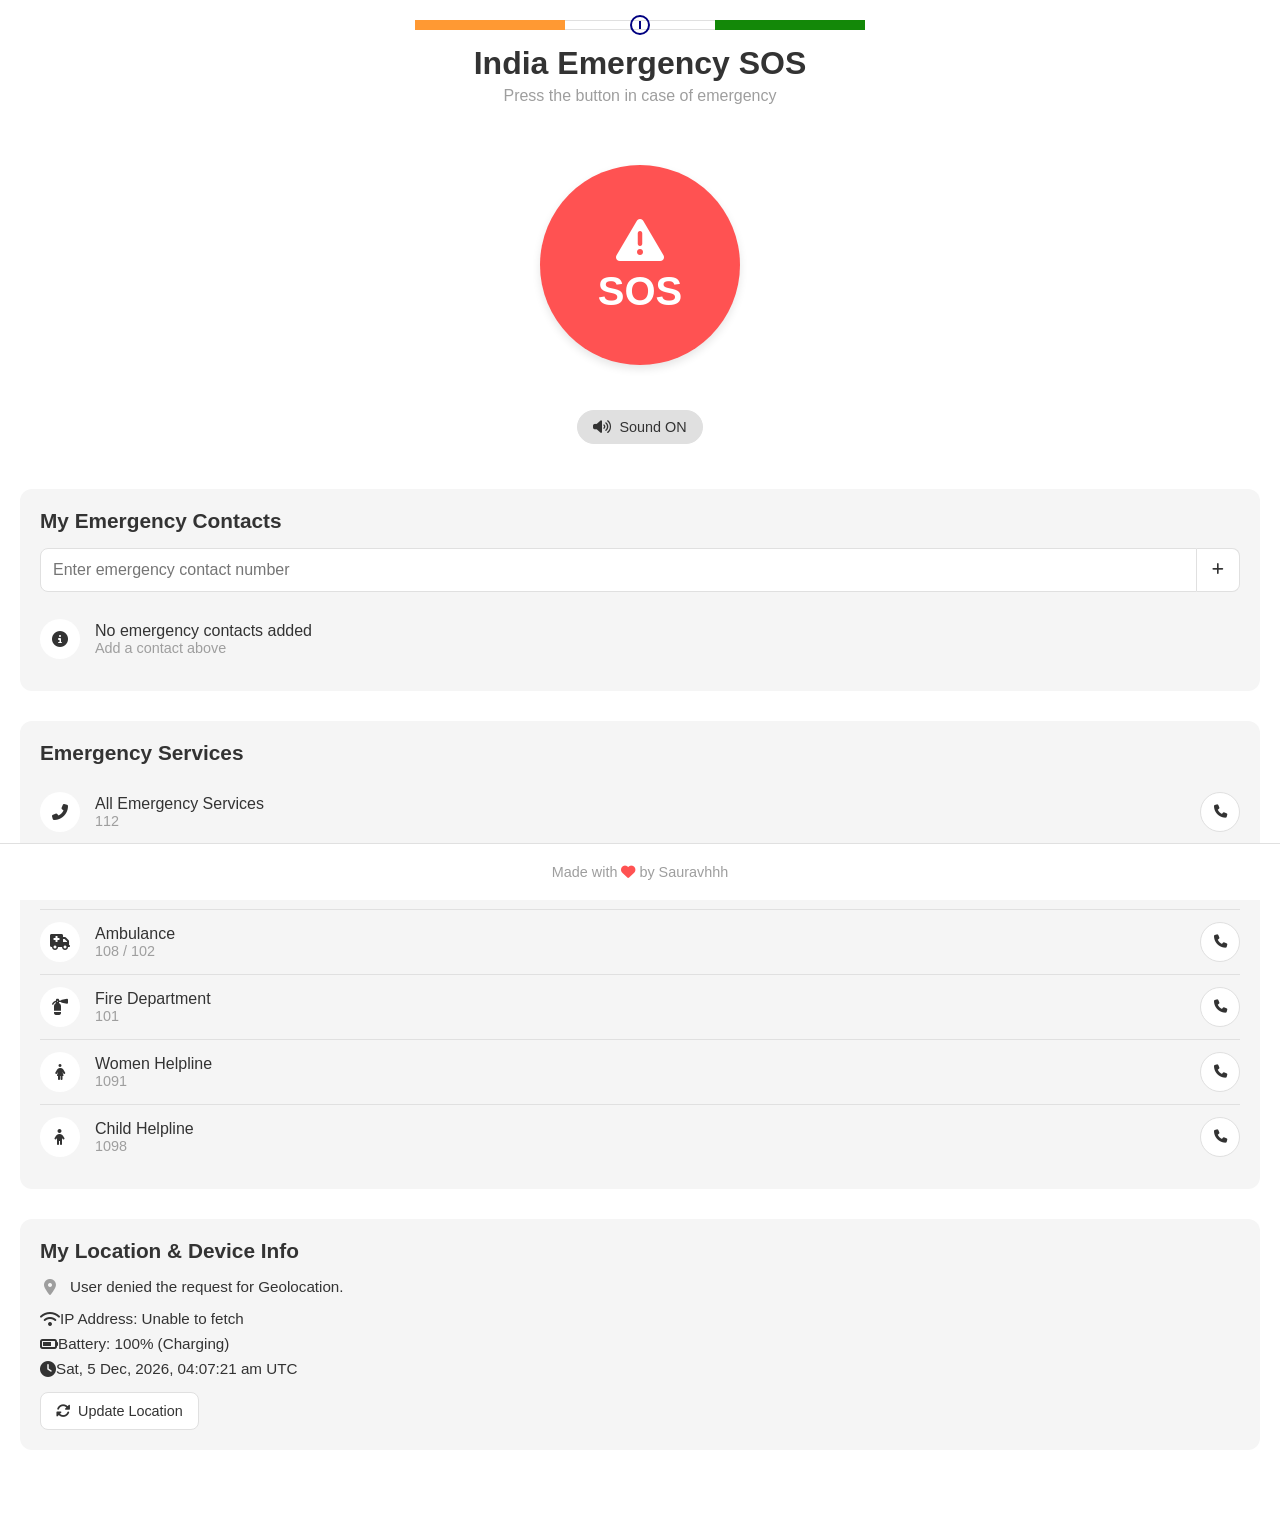
<file: index.html>
<!DOCTYPE html>
<html lang="en">
<head>
    <meta charset="UTF-8">
    <meta name="viewport" content="width=device-width, initial-scale=1.0">
    <title>India Emergency SOS Tool</title>
    <link rel="stylesheet" href="https://cdnjs.cloudflare.com/ajax/libs/font-awesome/6.4.0/css/all.min.css">
    <link rel="stylesheet" href="styles.css">
</head>
<body>
    <div class="header">
        <div class="india-flag">
            <div class="flag-stripe flag-orange"></div>
            <div class="flag-stripe flag-white">
                <div class="ashoka-chakra"></div>
            </div>
            <div class="flag-stripe flag-green"></div>
        </div>
        <h1>India Emergency SOS</h1>
        <p>Press the button in case of emergency</p>
    </div>

    <div class="sos-container">
        <button class="sos-button" id="sosButton">
            <i class="fas fa-exclamation-triangle"></i>
            SOS
        </button>
    </div>

    <div class="sound-control">
        <div class="sound-toggle active" id="soundToggle">
            <i class="fas fa-volume-up"></i>
            Sound ON
        </div>
    </div>

    <div class="status-message" id="statusMessage">
        Alert sent to emergency contacts
    </div>

    <div class="family-contact-section">
        <h2>My Emergency Contacts</h2>
        <div class="contact-input-group">
            <input type="tel" class="contact-input" id="familyContactInput" placeholder="Enter emergency contact number">
            <button class="add-contact-button" id="addContactBtn">
                <i class="fas fa-plus"></i>
            </button>
        </div>
        <ul class="contact-list" id="familyContactList">
            <!-- Family contacts will be added here dynamically -->
        </ul>
    </div>

    <div class="emergency-contacts">
        <h2>Emergency Services</h2>
        <ul class="contact-list">
            <li class="contact-item">
                <div class="contact-info">
                    <div class="contact-icon">
                        <i class="fas fa-phone-alt"></i>
                    </div>
                    <div>
                        <div class="contact-name">All Emergency Services</div>
                        <div class="contact-number">112</div>
                    </div>
                </div>
                <button class="call-button" onclick="makeCall('112')">
                    <i class="fas fa-phone"></i>
                </button>
            </li>
            <li class="contact-item">
                <div class="contact-info">
                    <div class="contact-icon">
                        <i class="fas fa-user-shield"></i>
                    </div>
                    <div>
                        <div class="contact-name">Police</div>
                        <div class="contact-number">100</div>
                    </div>
                </div>
                <button class="call-button" onclick="makeCall('100')">
                    <i class="fas fa-phone"></i>
                </button>
            </li>
            <li class="contact-item">
                <div class="contact-info">
                    <div class="contact-icon">
                        <i class="fas fa-ambulance"></i>
                    </div>
                    <div>
                        <div class="contact-name">Ambulance</div>
                        <div class="contact-number">108 / 102</div>
                    </div>
                </div>
                <button class="call-button" onclick="makeCall('108')">
                    <i class="fas fa-phone"></i>
                </button>
            </li>
            <li class="contact-item">
                <div class="contact-info">
                    <div class="contact-icon">
                        <i class="fas fa-fire-extinguisher"></i>
                    </div>
                    <div>
                        <div class="contact-name">Fire Department</div>
                        <div class="contact-number">101</div>
                    </div>
                </div>
                <button class="call-button" onclick="makeCall('101')">
                    <i class="fas fa-phone"></i>
                </button>
            </li>
            <li class="contact-item">
                <div class="contact-info">
                    <div class="contact-icon">
                        <i class="fas fa-female"></i>
                    </div>
                    <div>
                        <div class="contact-name">Women Helpline</div>
                        <div class="contact-number">1091</div>
                    </div>
                </div>
                <button class="call-button" onclick="makeCall('1091')">
                    <i class="fas fa-phone"></i>
                </button>
            </li>
            <li class="contact-item">
                <div class="contact-info">
                    <div class="contact-icon">
                        <i class="fas fa-child"></i>
                    </div>
                    <div>
                        <div class="contact-name">Child Helpline</div>
                        <div class="contact-number">1098</div>
                    </div>
                </div>
                <button class="call-button" onclick="makeCall('1098')">
                    <i class="fas fa-phone"></i>
                </button>
            </li>
        </ul>
    </div>

    <div class="location-info">
        <h2>My Location & Device Info</h2>
        <div class="location-details">
            <i class="fas fa-map-marker-alt"></i>
            <div class="location-text" id="locationText">Getting your location...</div>
        </div>
        <div class="device-info">
            <div class="device-info-item">
                <i class="fas fa-wifi"></i>
                <div class="location-text" id="ipText">Getting IP address...</div>
            </div>
            <div class="device-info-item">
                <i class="fas fa-battery-three-quarters"></i>
                <div class="location-text" id="batteryText">Getting battery status...</div>
            </div>
            <div class="device-info-item">
                <i class="fas fa-clock"></i>
                <div class="location-text" id="timeText"></div>
            </div>
        </div>
        <button class="update-location-btn" id="updateLocationBtn">
            <i class="fas fa-sync-alt"></i>
            Update Location
        </button>
    </div>

    <div class="footer">
        <p>Made with <i class="fas fa-heart"></i> by Sauravhhh</p>
    </div>

    <script src="script.js"></script>
</body>
  </html>
</file>
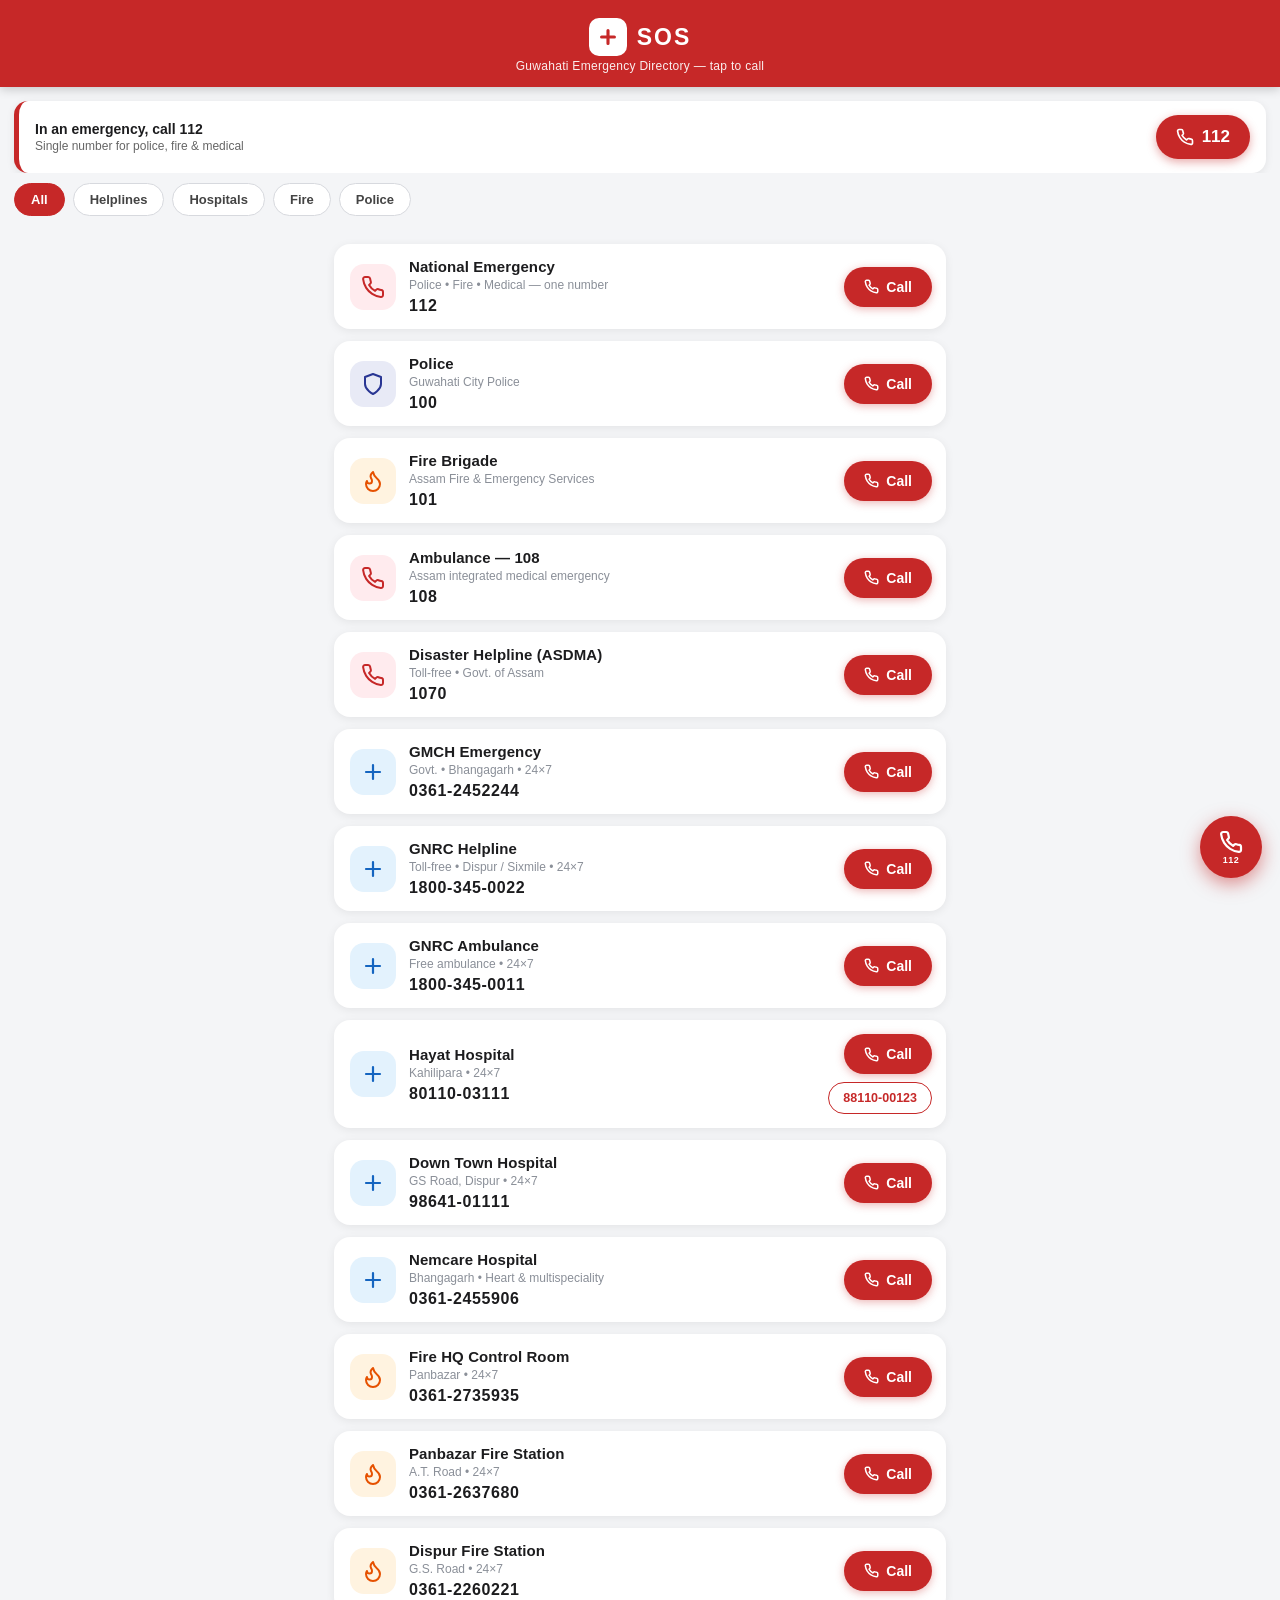
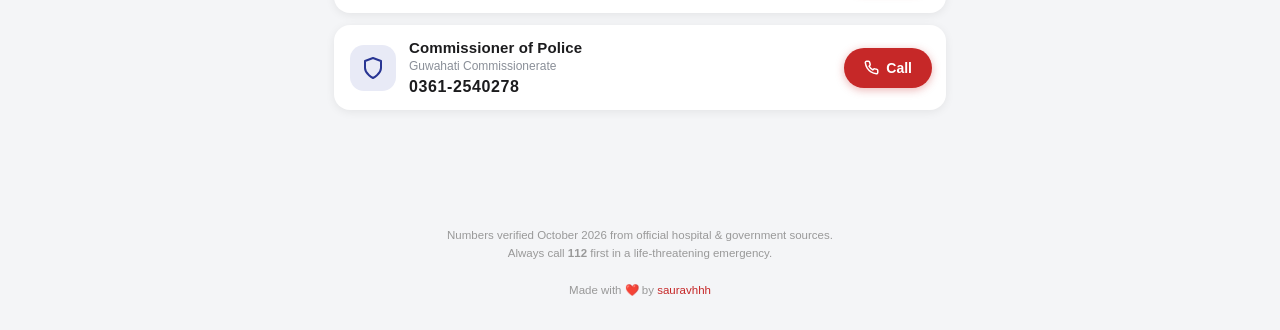
<file: docs/index.html>
<!DOCTYPE html>
<html lang="en">
<head>
<meta charset="UTF-8">
<meta name="viewport" content="width=device-width, initial-scale=1.0, viewport-fit=cover">
<title>SOS — Guwahati Emergency Numbers</title>
<meta name="description" content="Emergency helplines, hospitals, fire and police contacts for Guwahati. Tap to call.">
<meta name="theme-color" content="#c62828">
<link rel="manifest" href="manifest.json">
<link rel="icon" href="icon-192.png" type="image/png">
<link rel="apple-touch-icon" href="icon-192.png">
<style>
  *{margin:0;padding:0;box-sizing:border-box;-webkit-tap-highlight-color:transparent}
  body{font-family:-apple-system,BlinkMacSystemFont,"Segoe UI",Roboto,sans-serif;
    background:#f4f5f7; color:#1c1c1e; min-height:100vh; min-height:100dvh;}
  header{background:#c62828; color:#fff; padding:18px 16px 14px; text-align:center;
    position:sticky; top:0; z-index:10; box-shadow:0 2px 10px rgba(0,0,0,.2);}
  header .sos{display:inline-flex; align-items:center; gap:10px;}
  header .badge{width:38px; height:38px; border-radius:10px; background:#fff;
    display:flex; align-items:center; justify-content:center;}
  header h1{font-size:23px; font-weight:800; letter-spacing:2px;}
  header p{font-size:12px; opacity:.92; margin-top:3px; letter-spacing:.3px;}
  .banner{margin:14px 14px 0; background:#fff; border-radius:14px; padding:14px 16px;
    display:flex; align-items:center; justify-content:space-between; gap:12px;
    box-shadow:0 2px 8px rgba(0,0,0,.08); border-left:5px solid #c62828;}
  .banner .t{font-size:14px; font-weight:700;}
  .banner .s{font-size:12px; color:#666; margin-top:2px;}
  .call-big{display:inline-flex; align-items:center; gap:8px; background:#c62828; color:#fff;
    text-decoration:none; font-weight:800; font-size:17px; padding:12px 20px; border-radius:999px;
    box-shadow:0 3px 10px rgba(198,40,40,.4); white-space:nowrap;}
  .call-big:active{transform:scale(.96);}
  .chips{position:sticky; top:100px; z-index:9; background:#f4f5f7; padding:10px 14px;
    display:flex; gap:8px; overflow-x:auto; -webkit-overflow-scrolling:touch; scrollbar-width:none;}
  .chips::-webkit-scrollbar{display:none;}
  .chip{flex:0 0 auto; border:1.5px solid #d7d9de; background:#fff; color:#444;
    font-size:13px; font-weight:600; padding:8px 16px; border-radius:999px; cursor:pointer;}
  .chip.on{background:#c62828; border-color:#c62828; color:#fff;}
  main{padding:6px 14px 110px; max-width:640px; margin:0 auto;}
  .card{background:#fff; border-radius:16px; padding:14px 14px 14px 16px; margin-top:12px;
    box-shadow:0 2px 10px rgba(0,0,0,.07); display:flex; align-items:center; gap:13px;}
  .card .ic{flex:0 0 46px; width:46px; height:46px; border-radius:14px;
    display:flex; align-items:center; justify-content:center;}
  .ic.helpline{background:#ffebee; color:#c62828;}
  .ic.hospital{background:#e3f2fd; color:#1565c0;}
  .ic.fire{background:#fff3e0; color:#e65100;}
  .ic.police{background:#e8eaf6; color:#283593;}
  .card .info{flex:1; min-width:0;}
  .card .name{font-size:15px; font-weight:700; letter-spacing:.1px;}
  .card .sub{font-size:12px; color:#8a8f98; margin-top:3px;}
  .card .num{font-size:16px; font-weight:800; color:#1c1c1e; margin-top:5px;
    font-variant-numeric:tabular-nums; letter-spacing:.6px;}
  .call{display:inline-flex; align-items:center; justify-content:center; gap:7px;
    background:#c62828; color:#fff; text-decoration:none; font-weight:700; font-size:14px;
    padding:12px 20px; border-radius:999px; white-space:nowrap;
    box-shadow:0 2px 8px rgba(198,40,40,.35);}
  .call:active{transform:scale(.95);}
  .call.ghost{background:#fff; color:#c62828; border:1.5px solid #c62828; box-shadow:none;
    padding:8px 14px; margin-top:8px; font-size:12.5px;}
  .btns{display:flex; flex-direction:column; align-items:flex-end;}
  .fab{position:fixed; right:18px; bottom:22px; z-index:20; width:62px; height:62px;
    border-radius:50%; background:#c62828; color:#fff; display:flex; flex-direction:column;
    align-items:center; justify-content:center; text-decoration:none;
    box-shadow:0 6px 18px rgba(198,40,40,.5);}
  .fab:active{transform:scale(.93);}
  .fab span{font-size:9px; font-weight:800; letter-spacing:.5px; margin-top:1px;}
  .empty{text-align:center; color:#888; padding:40px 0; font-size:14px; display:none;}
  footer{text-align:center; font-size:11.5px; color:#999; padding:6px 20px 30px; line-height:1.6;}
  footer a{color:#c62828; text-decoration:none;}
</style>
</head>
<body>
<header>
  <div class="sos"><span class="badge">
    <svg width="22" height="22" viewBox="0 0 24 24" fill="none" stroke="#c62828" stroke-width="3.4" stroke-linecap="round"><path d="M12 5v14M5 12h14"/></svg>
  </span><h1>SOS</h1></div>
  <p>Guwahati Emergency Directory — tap to call</p>
</header>

<div class="banner">
  <div><div class="t">In an emergency, call 112</div>
  <div class="s">Single number for police, fire &amp; medical</div></div>
  <a class="call-big" href="tel:112">
    <svg width="18" height="18" viewBox="0 0 24 24" fill="none" stroke="#fff" stroke-width="2.2" stroke-linecap="round" stroke-linejoin="round"><path d="M22 16.92v3a2 2 0 0 1-2.18 2 19.79 19.79 0 0 1-8.63-3.07 19.5 19.5 0 0 1-6-6 19.79 19.79 0 0 1-3.07-8.67A2 2 0 0 1 4.11 2h3a2 2 0 0 1 2 1.72c.13.96.36 1.9.7 2.81a2 2 0 0 1-.45 2.11L8.09 9.91a16 16 0 0 0 6 6l1.27-1.27a2 2 0 0 1 2.11-.45c.91.34 1.85.57 2.81.7A2 2 0 0 1 22 16.92z"/></svg>
    112</a>
</div>

<div class="chips" id="chips"></div>
<main id="list"></main>
<div class="empty" id="empty">No contacts in this category.</div>

<a class="fab" href="tel:112" aria-label="Call 112">
  <svg width="24" height="24" viewBox="0 0 24 24" fill="none" stroke="#fff" stroke-width="2.2" stroke-linecap="round" stroke-linejoin="round"><path d="M22 16.92v3a2 2 0 0 1-2.18 2 19.79 19.79 0 0 1-8.63-3.07 19.5 19.5 0 0 1-6-6 19.79 19.79 0 0 1-3.07-8.67A2 2 0 0 1 4.11 2h3a2 2 0 0 1 2 1.72c.13.96.36 1.9.7 2.81a2 2 0 0 1-.45 2.11L8.09 9.91a16 16 0 0 0 6 6l1.27-1.27a2 2 0 0 1 2.11-.45c.91.34 1.85.57 2.81.7A2 2 0 0 1 22 16.92z"/></svg>
  <span>112</span>
</a>

<footer>
  Numbers verified October 2026 from official hospital &amp; government sources.<br>
  Always call <b>112</b> first in a life-threatening emergency.<br><br>
  Made with ❤️ by <a href="https://github.com/sauravhhh">sauravhhh</a>
</footer>

<script>
(function(){
  "use strict";
  var IC = {
    helpline: '<svg width="24" height="24" viewBox="0 0 24 24" fill="none" stroke="currentColor" stroke-width="2" stroke-linecap="round" stroke-linejoin="round"><path d="M22 16.92v3a2 2 0 0 1-2.18 2 19.79 19.79 0 0 1-8.63-3.07 19.5 19.5 0 0 1-6-6 19.79 19.79 0 0 1-3.07-8.67A2 2 0 0 1 4.11 2h3a2 2 0 0 1 2 1.72c.13.96.36 1.9.7 2.81a2 2 0 0 1-.45 2.11L8.09 9.91a16 16 0 0 0 6 6l1.27-1.27a2 2 0 0 1 2.11-.45c.91.34 1.85.57 2.81.7A2 2 0 0 1 22 16.92z"/></svg>',
    hospital: '<svg width="24" height="24" viewBox="0 0 24 24" fill="none" stroke="currentColor" stroke-width="2.2" stroke-linecap="round"><path d="M12 5v14M5 12h14"/></svg>',
    fire: '<svg width="24" height="24" viewBox="0 0 24 24" fill="none" stroke="currentColor" stroke-width="2" stroke-linecap="round" stroke-linejoin="round"><path d="M8.5 14.5A2.5 2.5 0 0 0 11 12c0-1.38-.5-2-1-3-1.072-2.143-.224-4.054 2-6 .5 2.5 2 4.9 4 6.5 2 1.6 3 3.5 3 5.5a7 7 0 1 1-14 0c0-1.153.433-2.294 1-3a2.5 2.5 0 0 0 2.5 2.5z"/></svg>',
    police: '<svg width="24" height="24" viewBox="0 0 24 24" fill="none" stroke="currentColor" stroke-width="2" stroke-linecap="round" stroke-linejoin="round"><path d="M12 22s8-4 8-10V5l-8-3-8 3v7c0 6 8 10 8 10z"/></svg>'
  };
  var PHONE = '<svg width="15" height="15" viewBox="0 0 24 24" fill="none" stroke="#fff" stroke-width="2.4" stroke-linecap="round" stroke-linejoin="round"><path d="M22 16.92v3a2 2 0 0 1-2.18 2 19.79 19.79 0 0 1-8.63-3.07 19.5 19.5 0 0 1-6-6 19.79 19.79 0 0 1-3.07-8.67A2 2 0 0 1 4.11 2h3a2 2 0 0 1 2 1.72c.13.96.36 1.9.7 2.81a2 2 0 0 1-.45 2.11L8.09 9.91a16 16 0 0 0 6 6l1.27-1.27a2 2 0 0 1 2.11-.45c.91.34 1.85.57 2.81.7A2 2 0 0 1 22 16.92z"/></svg>';
  var DATA = [
    {cat:"helpline", name:"National Emergency", sub:"Police • Fire • Medical — one number", num:"112"},
    {cat:"police", name:"Police", sub:"Guwahati City Police", num:"100"},
    {cat:"fire", name:"Fire Brigade", sub:"Assam Fire & Emergency Services", num:"101"},
    {cat:"helpline", name:"Ambulance — 108", sub:"Assam integrated medical emergency", num:"108"},
    {cat:"helpline", name:"Disaster Helpline (ASDMA)", sub:"Toll-free • Govt. of Assam", num:"1070"},
    {cat:"hospital", name:"GMCH Emergency", sub:"Govt. • Bhangagarh • 24×7", num:"0361-2452244"},
    {cat:"hospital", name:"GNRC Helpline", sub:"Toll-free • Dispur / Sixmile • 24×7", num:"1800-345-0022"},
    {cat:"hospital", name:"GNRC Ambulance", sub:"Free ambulance • 24×7", num:"1800-345-0011"},
    {cat:"hospital", name:"Hayat Hospital", sub:"Kahilipara • 24×7", num:"80110-03111", num2:"88110-00123"},
    {cat:"hospital", name:"Down Town Hospital", sub:"GS Road, Dispur • 24×7", num:"98641-01111"},
    {cat:"hospital", name:"Nemcare Hospital", sub:"Bhangagarh • Heart & multispeciality", num:"0361-2455906"},
    {cat:"fire", name:"Fire HQ Control Room", sub:"Panbazar • 24×7", num:"0361-2735935"},
    {cat:"fire", name:"Panbazar Fire Station", sub:"A.T. Road • 24×7", num:"0361-2637680"},
    {cat:"fire", name:"Dispur Fire Station", sub:"G.S. Road • 24×7", num:"0361-2260221"},
    {cat:"police", name:"Commissioner of Police", sub:"Guwahati Commissionerate", num:"0361-2540278"}
  ];
  var CATS = [["all","All"],["helpline","Helplines"],["hospital","Hospitals"],["fire","Fire"],["police","Police"]];
  var cur = "all";
  var chipsEl = document.getElementById('chips'),
      listEl = document.getElementById('list'),
      emptyEl = document.getElementById('empty');

  function telHref(n){ return "tel:" + n.replace(/[^0-9]/g, ""); }

  function render(){
    chipsEl.innerHTML = "";
    CATS.forEach(function(c){
      var b = document.createElement("button");
      b.className = "chip" + (cur === c[0] ? " on" : "");
      b.textContent = c[1];
      b.onclick = function(){ cur = c[0]; render(); };
      chipsEl.appendChild(b);
    });
    listEl.innerHTML = "";
    var n = 0;
    DATA.forEach(function(d){
      if (cur !== "all" && d.cat !== cur) return;
      n++;
      var card = document.createElement("div");
      card.className = "card";
      var btns = '<a class="call" href="' + telHref(d.num) + '">' + PHONE + 'Call</a>';
      if (d.num2) btns += '<a class="call ghost" href="' + telHref(d.num2) + '">' + d.num2 + '</a>';
      card.innerHTML =
        '<div class="ic ' + d.cat + '">' + IC[d.cat] + '</div>' +
        '<div class="info"><div class="name">' + d.name + '</div>' +
        '<div class="sub">' + d.sub + '</div>' +
        '<div class="num">' + d.num + '</div></div>' +
        '<div class="btns">' + btns + '</div>';
      listEl.appendChild(card);
    });
    emptyEl.style.display = n ? "none" : "block";
  }
  render();

  if ('serviceWorker' in navigator){
    window.addEventListener('load', function(){
      navigator.serviceWorker.register('sw.js').catch(function(){});
    });
  }
})();
</script>
</body>
</html>
</file>
<file: styles.css>
:root {
    --primary-white: #ffffff;
    --light-gray: #f5f5f5;
    --medium-gray: #e0e0e0;
    --dark-gray: #9e9e9e;
    --text-color: #333333;
    --accent-color: #ff5252;
    --success-color: #4caf50;
    --india-orange: #FF9933;
    --india-green: #138808;
}

* {
    margin: 0;
    padding: 0;
    box-sizing: border-box;
    font-family: 'Segoe UI', Tahoma, Geneva, Verdana, sans-serif;
}

body {
    background-color: var(--primary-white);
    color: var(--text-color);
    min-height: 100vh;
    display: flex;
    flex-direction: column;
    padding: 20px;
    padding-bottom: 80px;
}

.header {
    text-align: center;
    margin-bottom: 30px;
}

.india-flag {
    display: flex;
    justify-content: center;
    margin-bottom: 15px;
}

.flag-stripe {
    width: 150px;
    height: 10px;
}

.flag-orange {
    background-color: var(--india-orange);
}

.flag-white {
    background-color: var(--primary-white);
    border-top: 1px solid var(--medium-gray);
    border-bottom: 1px solid var(--medium-gray);
    position: relative;
}

.flag-green {
    background-color: var(--india-green);
}

.ashoka-chakra {
    position: absolute;
    top: 50%;
    left: 50%;
    transform: translate(-50%, -50%);
    width: 20px;
    height: 20px;
    border: 2px solid #000080;
    border-radius: 50%;
    display: flex;
    justify-content: center;
    align-items: center;
}

.ashoka-chakra::before {
    content: "";
    position: absolute;
    width: 2px;
    height: 8px;
    background-color: #000080;
}

.header h1 {
    font-size: 2rem;
    font-weight: 600;
    color: var(--text-color);
    margin-bottom: 5px;
}

.header p {
    color: var(--dark-gray);
    font-size: 1rem;
}

.sos-container {
    display: flex;
    justify-content: center;
    margin: 30px 0;
}

.sos-button {
    width: 200px;
    height: 200px;
    border-radius: 50%;
    background-color: var(--accent-color);
    color: white;
    border: none;
    font-size: 2.5rem;
    font-weight: bold;
    cursor: pointer;
    box-shadow: 0 4px 8px rgba(0, 0, 0, 0.1);
    transition: all 0.3s ease;
    display: flex;
    flex-direction: column;
    justify-content: center;
    align-items: center;
    animation: pulse 2s infinite;
}

@keyframes pulse {
    0% {
        box-shadow: 0 0 0 0 rgba(255, 82, 82, 0.7);
    }
    70% {
        box-shadow: 0 0 0 15px rgba(255, 82, 82, 0);
    }
    100% {
        box-shadow: 0 0 0 0 rgba(255, 82, 82, 0);
    }
}

.sos-button:active {
    transform: scale(0.95);
}

.sos-button i {
    font-size: 3rem;
    margin-bottom: 5px;
}

.status-message {
    text-align: center;
    margin: 20px 0;
    padding: 15px;
    border-radius: 8px;
    background-color: var(--light-gray);
    color: var(--text-color);
    font-size: 1rem;
    display: none;
}

.status-message.active {
    display: block;
}

.status-message.success {
    background-color: rgba(76, 175, 80, 0.1);
    color: var(--success-color);
}

.status-message.error {
    background-color: rgba(255, 82, 82, 0.1);
    color: var(--accent-color);
}

.sound-control {
    display: flex;
    justify-content: center;
    margin: 15px 0;
}

.sound-toggle {
    background-color: var(--light-gray);
    border: 1px solid var(--medium-gray);
    border-radius: 20px;
    padding: 8px 15px;
    display: flex;
    align-items: center;
    cursor: pointer;
    font-size: 0.9rem;
    color: var(--text-color);
}

.sound-toggle i {
    margin-right: 8px;
}

.sound-toggle.active {
    background-color: var(--medium-gray);
}

.emergency-contacts {
    margin-top: 30px;
    background-color: var(--light-gray);
    border-radius: 12px;
    padding: 20px;
}

.emergency-contacts h2 {
    font-size: 1.3rem;
    margin-bottom: 15px;
    color: var(--text-color);
}

.contact-list {
    list-style: none;
}

.contact-item {
    display: flex;
    justify-content: space-between;
    align-items: center;
    padding: 12px 0;
    border-bottom: 1px solid var(--medium-gray);
}

.contact-item:last-child {
    border-bottom: none;
}

.contact-info {
    display: flex;
    align-items: center;
}

.contact-icon {
    width: 40px;
    height: 40px;
    border-radius: 50%;
    background-color: var(--primary-white);
    display: flex;
    justify-content: center;
    align-items: center;
    margin-right: 15px;
    color: var(--text-color);
}

.contact-name {
    font-weight: 500;
}

.contact-number {
    font-size: 0.9rem;
    color: var(--dark-gray);
}

.call-button {
    background-color: var(--primary-white);
    border: 1px solid var(--medium-gray);
    border-radius: 50%;
    width: 40px;
    height: 40px;
    display: flex;
    justify-content: center;
    align-items: center;
    color: var(--text-color);
    cursor: pointer;
}

.family-contact-section {
    margin-top: 30px;
    background-color: var(--light-gray);
    border-radius: 12px;
    padding: 20px;
}

.family-contact-section h2 {
    font-size: 1.3rem;
    margin-bottom: 15px;
    color: var(--text-color);
}

.contact-input-group {
    display: flex;
    margin-bottom: 15px;
}

.contact-input {
    flex: 1;
    padding: 12px;
    border: 1px solid var(--medium-gray);
    border-radius: 8px 0 0 8px;
    font-size: 1rem;
    outline: none;
}

.add-contact-button {
    background-color: var(--primary-white);
    border: 1px solid var(--medium-gray);
    border-left: none;
    border-radius: 0 8px 8px 0;
    padding: 0 15px;
    color: var(--text-color);
    cursor: pointer;
    display: flex;
    align-items: center;
}

.location-info {
    margin-top: 30px;
    background-color: var(--light-gray);
    border-radius: 12px;
    padding: 20px;
}

.location-info h2 {
    font-size: 1.3rem;
    margin-bottom: 15px;
    color: var(--text-color);
}

.location-details {
    display: flex;
    align-items: center;
    margin-bottom: 10px;
}

.location-details i {
    margin-right: 10px;
    color: var(--dark-gray);
    width: 20px;
    text-align: center;
}

.location-text {
    font-size: 0.95rem;
    color: var(--text-color);
}

.device-info {
    margin-top: 15px;
}

.device-info-item {
    display: flex;
    align-items: center;
    margin-bottom: 8px;
}

.update-location-btn {
    background-color: var(--primary-white);
    border: 1px solid var(--medium-gray);
    border-radius: 8px;
    padding: 10px 15px;
    margin-top: 15px;
    color: var(--text-color);
    cursor: pointer;
    font-size: 0.9rem;
    display: flex;
    align-items: center;
    justify-content: center;
}

.update-location-btn i {
    margin-right: 8px;
}

.footer {
    position: fixed;
    bottom: 0;
    left: 0;
    width: 100%;
    text-align: center;
    padding: 20px 0;
    background-color: var(--primary-white);
    border-top: 1px solid var(--medium-gray);
}

.footer p {
    color: var(--dark-gray);
    font-size: 0.9rem;
}

.footer i {
    color: var(--accent-color);
}

/* Responsive adjustments */
@media (max-width: 480px) {
    .header h1 {
        font-size: 1.8rem;
    }
    
    .sos-button {
        width: 180px;
        height: 180px;
        font-size: 2rem;
    }
    
    .sos-button i {
        font-size: 2.5rem;
    }
}
</file>
